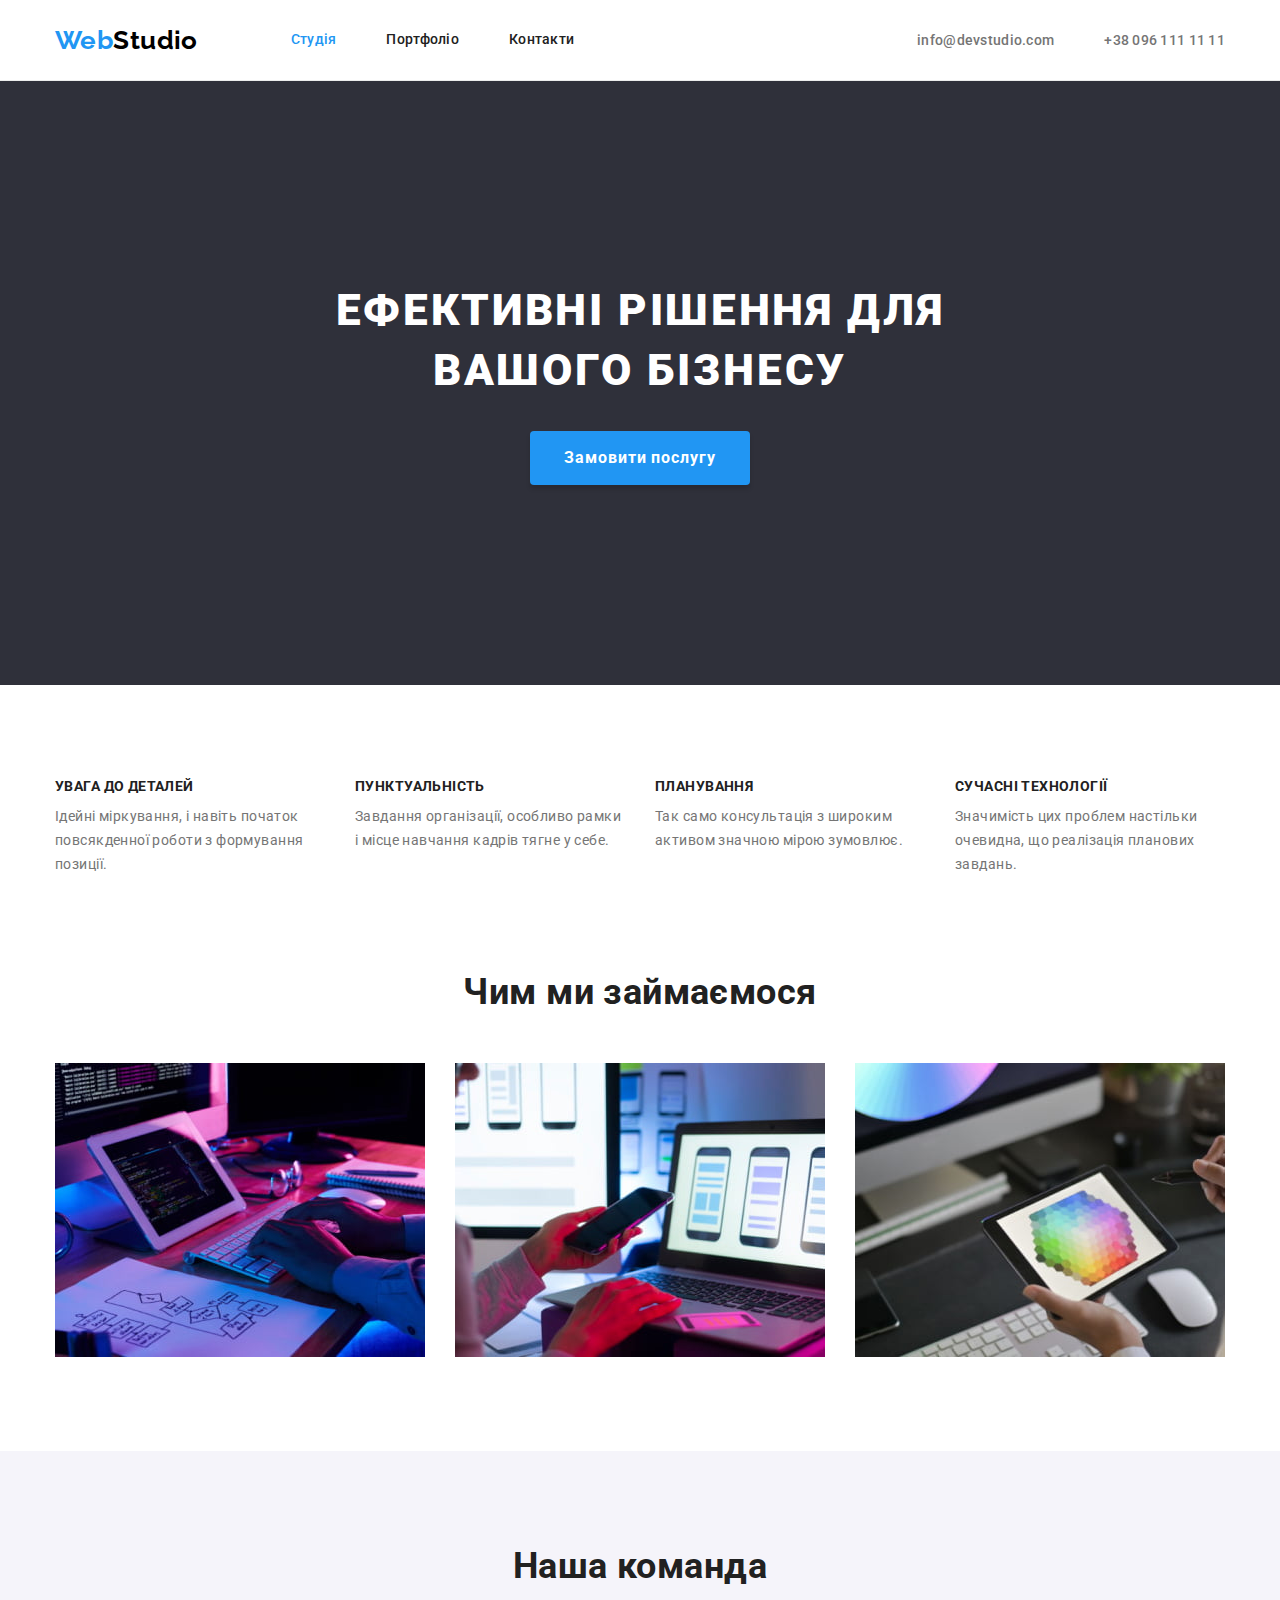
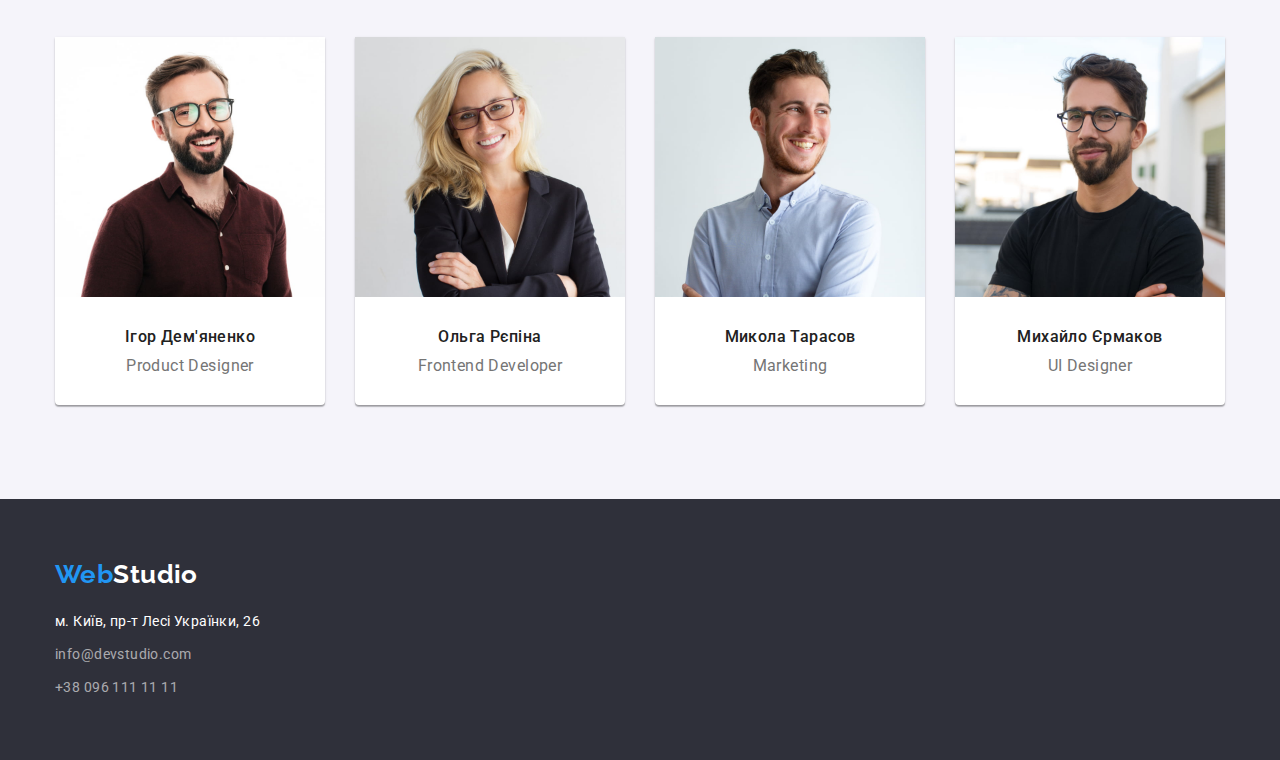
<file: index.html>
<!DOCTYPE html>
<html lang="uk">
  <head>
    <meta charset="UTF-8" />
    <meta http-equiv="X-UA-Compatible" content="IE=edge" />
    <meta name="viewport" content="width=device-width, initial-scale=1.0" />
    <title>WebStudio</title>
    <link rel="preconnect" href="https://fonts.googleapis.com" />
    <link rel="preconnect" href="https://fonts.gstatic.com" crossorigin />
    <link
      href="https://fonts.googleapis.com/css2?family=Raleway:wght@700&family=Roboto:wght@400;500;700;900&display=swap"
      rel="stylesheet"
    />
    <link rel="stylesheet" href="./css/modern-normalize.css" />
    <link rel="stylesheet" href="./css/styles.css" />
  </head>
  <body>
    <header>
      <!-- 1 блок меню та контакти-->
      <div class="container first-header-container">
        <nav class="container">
          <a href="./index.html" class="logo logo-header"><span class="accent">Web</span>Studio</a>
          <ul class="nav">
            <li><a class="site-nav current link" href="./index.html">Студія</a></li>
            <li><a class="site-nav link" href="./portfolio.html">Портфоліо</a></li>
            <li><a class="site-nav link" href="./index.html">Контакти</a></li>
          </ul>
        </nav>
        <!-- 2 блок контакти -->
        <div class="second-header-container">
          <ul class="mailito-tel-container">
            <li>
              <a class="mailto-tel-header link" href="mailto:info@devstudio.com"
                >info@devstudio.com</a
              >
            </li>
            <li>
              <a class="mailto-tel-header link" href="tel:+380961111111">+38 096 111 11 11</a>
            </li>
          </ul>
        </div>
      </div>
    </header>

    <main>
      <section class="hero">
        <div class="container">
          <h1 class="hero-title">ЕФЕКТИВНІ РІШЕННЯ ДЛЯ ВАШОГО БІЗНЕСУ</h1>
          <button type="button" class="hero-button selection">Замовити послугу</button>
        </div>
      </section>
      <!-- 3 блок переваги -->
      <section class="advantages">
        <div class="container">
          <h2 class="title visually-hidden">Переваги компанії</h2>
          <ul class="advantages-item">
            <li class="advantages-li">
              <h3 class="advantages-title">УВАГА ДО ДЕТАЛЕЙ</h3>
              <p class="text">
                Ідейні міркування, і навіть початок повсякденної роботи з формування позиції.
              </p>
            </li>
            <li class="advantages-li">
              <h3 class="advantages-title">ПУНКТУАЛЬНІСТЬ</h3>
              <p class="text">
                Завдання організації, особливо рамки і місце навчання кадрів тягне у себе.
              </p>
            </li>
            <li class="advantages-li">
              <h3 class="advantages-title">ПЛАНУВАННЯ</h3>
              <p class="text">Так само консультація з широким активом значною мірою зумовлює.</p>
            </li>
            <li class="advantages-li">
              <h3 class="advantages-title">СУЧАСНІ ТЕХНОЛОГІЇ</h3>
              <p class="text">
                Значимість цих проблем настільки очевидна, що реалізація планових завдань.
              </p>
            </li>
          </ul>
        </div>
      </section>
      <!-- 4 блок чим ми займаємось-->
      <section class="what_we_doing-section">
        <div class="container-what_we_doing">
          <h2 class="title">Чим ми займаємося</h2>
          <ul class="what_we_doing">
            <li class="what_we_doing-item">
              <img
                class="img-block"
                src="./images/a_person_types_text_on_keyboard.jpg"
                alt="людина печатає текст на клавіатурі"
                width="370"
                height="294"
              />
            </li>
            <li class="what_we_doing-item">
              <img
                class="img-block"
                src="./images/a_person_works_at_laptop_and_holds_smartphone.jpg"
                alt="людина працює за ноутбуком та тримає смартфон"
                width="370"
                height="294"
              />
            </li>
            <li class="what_we_doing-item">
              <img
                class="img-block"
                src="./images/a_person_works_with_tablet.jpg"
                alt="людина працює із планшетом"
                width="370"
                height="294"
              />
            </li>
          </ul>
        </div>
      </section>

      <!-- 5 блок наша команда -->
      <section class="our-team">
        <div class="container">
          <h2 class="title-our-team">Наша команда</h2>
          <ul class="our-team-item">
            <li class="team-presentation">
              <img
                class="img-block"
                src="./images/photo_ihor_demyanenko.jpg"
                alt="фото Ігора Дем'яненко"
                width="270"
                height="260"
              />
              <div class="card">
                <h3 class="name">Ігор Дем'яненко</h3>
                <p class="our-team-txt" lang="en">Product Designer</p>
              </div>
            </li>
            <li class="team-presentation">
              <img
                class="img-block"
                src="./images/photo_olgha_repina.jpg"
                alt="фото Ольги Репіної"
                width="270"
                height="260"
              />
              <div class="card">
                <h3 class="name">Ольга Рєпіна</h3>
                <p class="our-team-txt" lang="en">Frontend Developer</p>
              </div>
            </li>
            <li class="team-presentation">
              <img
                class="img-block"
                src="./images/photo_mukola_tarasov.jpg"
                alt="фото Миколи Тарасова"
                width="270"
                height="260"
              />
              <div class="card">
                <h3 class="name">Микола Тарасов</h3>
                <p class="our-team-txt" lang="en">Marketing</p>
              </div>
            </li>
            <li class="team-presentation">
              <img
                class="img-block"
                src="./images/photo_michailo_ermakov.jpg"
                alt="фото Михайла Єрмакова"
                width="270"
                height="260"
              />
              <div class="card">
                <h3 class="name">Михайло Єрмаков</h3>
                <p class="our-team-txt" lang="en">UI Designer</p>
              </div>
            </li>
          </ul>
        </div>
      </section>
    </main>
    <!-- 7 блок футер -->
    <footer class="ground">
      <div class="container footer">
        <a href="./index.html" class="logo logo-ground"><span class="accent">Web</span>Studio</a>
        <address class="address-style">
          <ul class="ground-list">
            <li class="ground-li">
              <a
                class="link-address link"
                href="https://www.google.com/maps/d/embed?mid=10uSM3H-mIU3GznYo2szRIEphczw&hl=en_US&ehbc=2E312F"
                target="_blank"
                rel="noreferrer noopener"
                >м. Київ, пр-т Лесі Українки, 26</a
              >
            </li>
            <li class="ground-li">
              <a class="mailto-tel-ground link" href="mailto:info@devstudio.com"
                >info@devstudio.com</a
              >
            </li>
            <li class="end">
              <a class="mailto-tel-ground link" href="tel:+380961111111">+38 096 111 11 11</a>
            </li>
          </ul>
        </address>
      </div>
    </footer>
  </body>
</html>
</file>
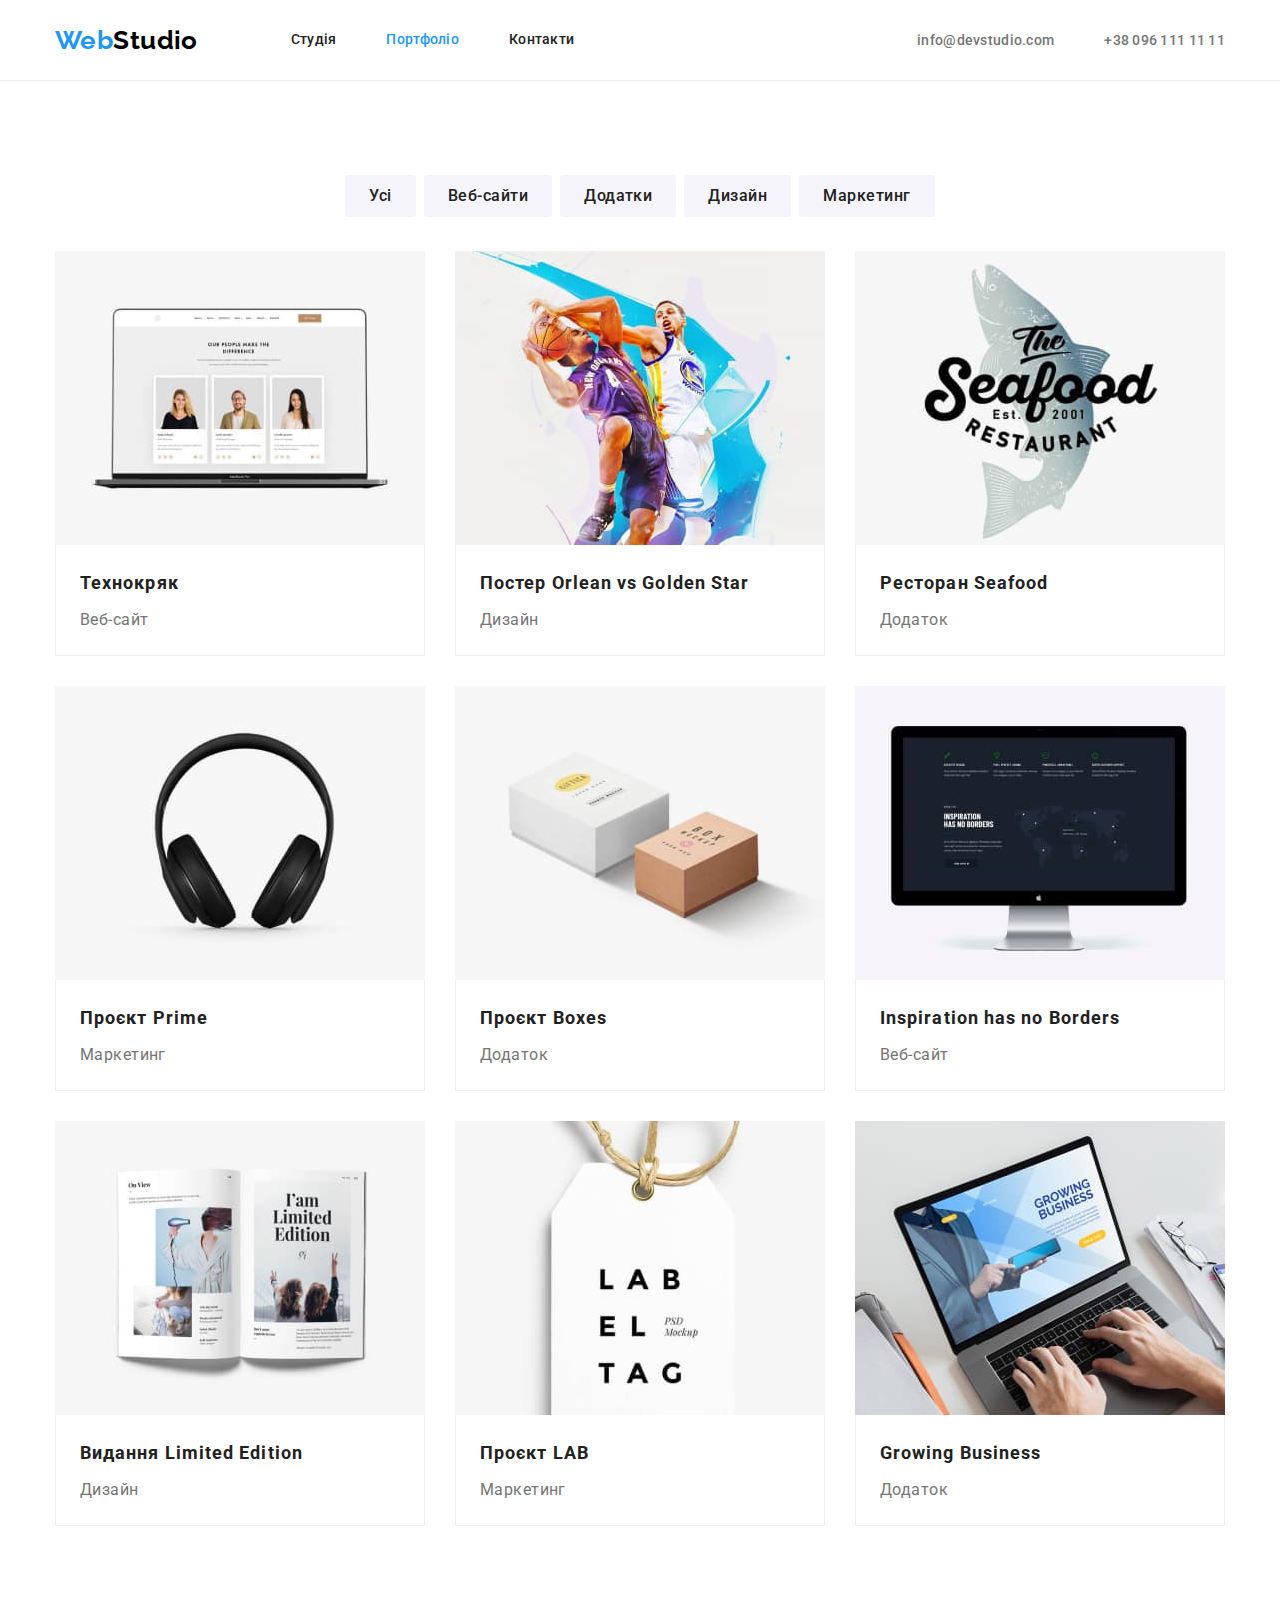
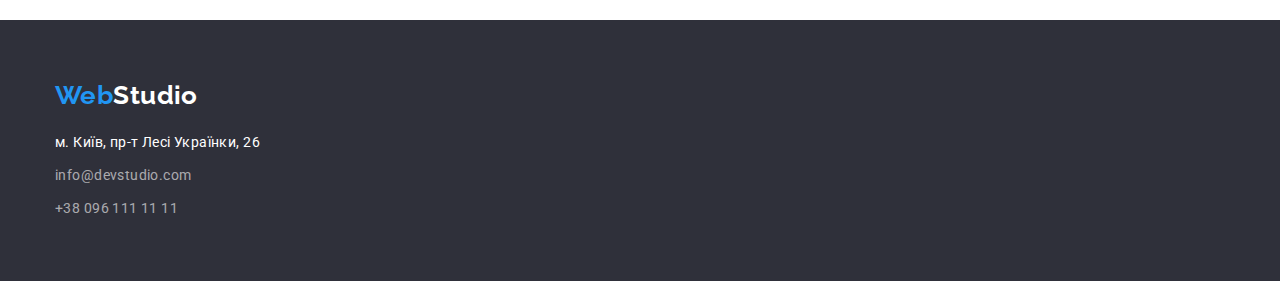
<file: portfolio.html>
<!DOCTYPE html>
<html lang="uk">
  <head>
    <meta charset="UTF-8" />
    <meta http-equiv="X-UA-Compatible" content="IE=edge" />
    <meta name="viewport" content="width=device-width, initial-scale=1.0" />
    <title>WebStudio</title>
    <link rel="preconnect" href="https://fonts.googleapis.com" />
    <link rel="preconnect" href="https://fonts.gstatic.com" crossorigin />
    <link
      href="https://fonts.googleapis.com/css2?family=Raleway:wght@700&family=Roboto:wght@400;500;700;900&display=swap"
      rel="stylesheet"
    />
    <link rel="stylesheet" href="./css/modern-normalize.css" />
    <link rel="stylesheet" href="./css/styles.css" />
  </head>
  <body>
    <header>
      <!-- 1 блок меню та контакти-->
      <div class="container first-header-container">
        <nav class="container">
          <a href="./index.html" class="logo logo-header"><span class="accent">Web</span>Studio</a>
          <ul class="nav">
            <li><a class="site-nav link" href="./index.html">Студія</a></li>
            <li><a class="site-nav link current" href="./portfolio.html">Портфоліо</a></li>
            <li><a class="site-nav link" href="./index.html">Контакти</a></li>
          </ul>
        </nav>
        <!-- 2 блок контакти -->
        <div class="second-header-container">
          <ul class="mailito-tel-container">
            <li>
              <a class="mailto-tel-header link" href="mailto:info@devstudio.com"
                >info@devstudio.com</a
              >
            </li>
            <li>
              <a class="mailto-tel-header link" href="tel:+380961111111">+38 096 111 11 11</a>
            </li>
          </ul>
        </div>
      </div>
    </header>
    <main>
      <section class="main">
        <div class="portfolio container">
          <!-- 3 блок кнопки -->
          <h1 class="title visually-hidden">Портфоліо</h1>
          <ul class="portfolio-button">
            <li class="filter-btn">
              <button class="link-filter selection" type="button">Усі</button>
            </li>
            <li class="filter-btn">
              <button class="link-filter selection" type="button">Веб-сайти</button>
            </li>
            <li class="filter-btn">
              <button class="link-filter selection" type="button">Додатки</button>
            </li>
            <li class="filter-btn">
              <button class="link-filter selection" type="button">Дизайн</button>
            </li>
            <li class="filter-btn">
              <button class="link-filter selection" type="button">Маркетинг</button>
            </li>
          </ul>
          <!-- 4 блок продукти -->
          <ul class="portfolio-box">
            <li>
              <div class="item">
                <img
                  class="img-block"
                  src="./images/img_technokryak.jpg"
                  alt="зображення екрану ноутбука з карточками з фотографіями людей"
                  width="370"
                  height="294"
                />
                <div class="grey-border">
                  <h2 class="portfolio-title">Технокряк</h2>
                  <p class="portfolio-txt">Веб-сайт</p>
                </div>
              </div>
            </li>
            <li>
              <div class="item">
                <img
                  class="img-block"
                  src="./images/img_poster_new-orlean_vs.jpg"
                  alt="зображення двох спортсменів баскетболистів з м'ячем"
                  width="370"
                  height="294"
                />
                <div class="grey-border">
                  <h2 class="portfolio-title">
                    Постер <span lang="en">Orlean vs Golden Star</span>
                  </h2>
                  <p class="portfolio-txt">Дизайн</p>
                </div>
              </div>
            </li>
            <li>
              <div class="item">
                <img
                  class="img-block"
                  src="./images/img_restorant_seafood.jpg"
                  alt="зображення риби"
                  width="370"
                  height="294"
                />
                <div class="grey-border">
                  <h2 class="portfolio-title">Ресторан <span lang="en">Seafood</span></h2>
                  <p class="portfolio-txt">Додаток</p>
                </div>
              </div>
            </li>
            <li>
              <div class="item">
                <img
                  class="img-block"
                  src="./images/img_projekt_prime.jpg"
                  alt="зображення навушників"
                  width="370"
                  height="294"
                />
                <div class="grey-border">
                  <h2 class="portfolio-title">Проєкт <span lang="en">Prime</span></h2>
                  <p class="portfolio-txt">Маркетинг</p>
                </div>
              </div>
            </li>
            <li>
              <div class="item">
                <img
                  class="img-block"
                  src="./images/img_project_boxes.jpg"
                  alt="зображення двох коробок"
                  width="370"
                  height="294"
                />
                <div class="grey-border">
                  <h2 class="portfolio-title">Проєкт <span lang="en">Boxes</span></h2>
                  <p class="portfolio-txt">Додаток</p>
                </div>
              </div>
            </li>
            <li>
              <div class="item">
                <img
                  class="img-block"
                  src="./images/img_no_borders.jpg"
                  alt="зображення монітору комп'ютера з відкритим контентом сайта"
                  width="370"
                  height="294"
                />
                <div class="grey-border">
                  <h2 class="portfolio-title"><span lang="en">Inspiration has no Borders</span></h2>
                  <p class="portfolio-txt">Веб-сайт</p>
                </div>
              </div>
            </li>
            <li>
              <div class="item">
                <img
                  class="img-block"
                  src="./images/img_book_limited_edition.jpg"
                  alt="зображення розгорнутої книги з фотографіями"
                  width="370"
                  height="294"
                />
                <div class="grey-border">
                  <h2 class="portfolio-title">Видання <span lang="en">Limited Edition</span></h2>
                  <p class="portfolio-txt">Дизайн</p>
                </div>
              </div>
            </li>
            <li>
              <div class="item">
                <img
                  class="img-block"
                  src="./images/img_projekt_lab.jpg"
                  alt="зображення бірки для одягу"
                  width="370"
                  height="294"
                />
                <div class="grey-border">
                  <h2 class="portfolio-title">Проєкт <span lang="en">LAB</span></h2>
                  <p class="portfolio-txt">Маркетинг</p>
                </div>
              </div>
            </li>
            <li>
              <div class="item">
                <img
                  class="img-block"
                  src="./images/img_growing_business.jpg"
                  alt="зображення розкритого ноутбуку"
                  width="370"
                  height="294"
                />
                <div class="grey-border">
                  <h2 class="portfolio-title"><span lang="en">Growing Business</span></h2>
                  <p class="portfolio-txt">Додаток</p>
                </div>
              </div>
            </li>
          </ul>
        </div>
      </section>
    </main>
    <footer class="ground">
      <div class="container footer">
        <a href="./index.html" class="logo logo-ground"><span class="accent">Web</span>Studio</a>
        <address class="address-style">
          <ul class="ground-list">
            <li class="ground-li">
              <a
                class="link-address link"
                href="https://www.google.com/maps/d/embed?mid=10uSM3H-mIU3GznYo2szRIEphczw&hl=en_US&ehbc=2E312F"
                target="_blank"
                rel="noreferrer noopener"
                >м. Київ, пр-т Лесі Українки, 26</a
              >
            </li>
            <li class="ground-li">
              <a class="mailto-tel-ground link" href="mailto:info@devstudio.com"
                >info@devstudio.com</a
              >
            </li>
            <li class="end">
              <a class="mailto-tel-ground link" href="tel:+380961111111">+38 096 111 11 11</a>
            </li>
          </ul>
        </address>
      </div>
    </footer>
  </body>
</html>
</file>
<file: css/styles.css>
ul,
p,
h1,
h2,
h3,
h4,
h5,
h6 {
  padding: 0;
  margin: 0;
}

body {
  background-color: var(--brand-color);
  color: var(--third-black-color);
  font-family: Roboto, Raleway, Arial, Verdana, sans-serif;
  letter-spacing: 0.03em;
  font-size: 14px;
}
:root {
  --brand-color: #ffffff;
  --second-white-color: #f5f5f5;
  --accent-color: #2196f3;
  --prime-black-color: #000000;
  --second-black-color: #212121;
  --third-black-color: #757575;
  --backgroun-footer-color: #2f303a;
  --active-color: #188ce8;
  --background-button-color: #f5f4fa;
  --mailto-ground-color: rgba(255, 255, 255, 0.6);
  --gray-border-color: #eeeeee;
  --header-line-color: #ececec;
}
li {
  list-style-type: none;
}
.container {
  margin-left: auto;
  margin-right: auto;
  width: 1200px;
  padding-left: 15px;
  padding-right: 15px;
}
/* Header */
header {
  border-bottom: 1px solid var(--header-line-color);
}
.logo {
  font-family: Raleway, sans-serif;
  font-weight: 700;
  font-size: 26px;
  line-height: 1.19;
  text-decoration: none;
}
.logo-header {
  color: var(--prime-black-color);
}
.accent {
  color: var(--accent-color);
}
.logo:focus,
.logo:active {
  color: var(--accent-color);
}
.nav {
  margin-left: 93px;
  display: flex;
  gap: 50px;
}
.advantages-item {
  display: flex;
  gap: 30px;
}
.site-nav.link {
  font-weight: 500;
  line-height: 1.14;
  letter-spacing: 0.02em;
  color: var(--second-black-color);
  text-decoration: none;
  display: block;
  padding: 32px 0;
}
.site-nav.link.current {
  color: var(--accent-color);
}
.link:hover,
.link:focus {
  color: var(--accent-color);
}
.mailto-tel-header {
  color: var(--third-black-color);
  font-weight: 500;
  text-decoration: none;
  display: block;
  padding: 32px 0;
}
.mailto-tel-header.link {
  letter-spacing: 0.02em;
}
.first-header-container {
  display: flex;
  align-items: center;
}
.second-header-container {
  align-items: flex-end;
  margin-left: auto;
  margin-right: auto;
  width: 1200px;
}
.mailito-tel-container {
  display: flex;
  gap: 50px;
}
.mailito-tel-container {
  justify-content: flex-end;
}
.container-mt {
  display: flex;
  align-items: flex-end;
}
nav.container {
  display: flex;
  align-items: center;
  padding: 0;
}
/* Main */
.hero {
  background-color: var(--backgroun-footer-color);
  padding: 200px 0;
  text-align: center;
}
.hero-title {
  font-weight: 900;
  font-size: 44px;
  line-height: 1.36;
  letter-spacing: 0.06em;
  text-align: center;
  color: var(--brand-color);
  margin: 0 auto;
  text-transform: uppercase;
  max-width: 696px;
}
.hero-button {
  font-family: inherit;
  font-weight: 700;
  font-size: 16px;
  line-height: 1.88;
  letter-spacing: 0.06em;
  color: var(--brand-color);
  background-color: var(--accent-color);
  cursor: pointer;
  border-color: transparent;
  border-radius: 4px;
  padding: 10px 32px;
  margin: 30px auto 0;
  box-shadow: 0px 4px 4px rgba(0, 0, 0, 0.15);
}
.portfolio-button {
  display: flex;
  justify-content: center;
  gap: 8px;
  margin-bottom: 34px;
}
.selection:hover,
.selection:focus {
  background-color: var(--active-color);
}
.selection:active {
  color: var(--brand-color);
  background-color: var(--accent-color);
  box-shadow: 0px 4px 4px rgba(0, 0, 0, 0.15);
}
.visually-hidden {
  position: absolute;
  white-space: nowrap;
  width: 1px;
  height: 1px;
  overflow: hidden;
  border: 0;
  padding: 0;
  clip: rect(0 0 0 0);
  clip-path: inset(50%);
  margin: -1px;
}
.filter {
  letter-spacing: 0.03em;
  color: var(--second-black-color);
  background-color: var(--background-button-color);
  cursor: pointer;
}
.link-filter {
  font-family: inherit;
  font-weight: 500;
  font-size: 16px;
  line-height: 1.63;
  letter-spacing: 0.03em;
  color: var(--second-black-color);
  background-color: var(--background-button-color);
  cursor: pointer;
  border-radius: 4px;
  border-color: transparent;
  padding: 6px 22px;
}
.link-filter.selection:hover,
.link-filter.selection:focus {
  color: var(--brand-color);
  background-color: var(--accent-color);
  padding: 6px 25px;
  box-shadow: 0px 3px 1px rgba(0, 0, 0, 0.1), 0px 1px 2px rgba(0, 0, 0, 0.08),
    0px 2px 2px rgba(0, 0, 0, 0.12);
}
.title {
  font-weight: 700;
  font-size: 36px;
  line-height: 1.17;
  text-align: center;
  color: var(--second-black-color);
  margin: 0 0 50px 0;
}
.advantages {
  padding-top: 94px;
  padding-bottom: 94px;
}
.advantages-li {
  flex-basis: 270px;
}
.advantages-title {
  line-height: 1.14;
  font-size: 14px;
  color: var(--second-black-color);
}
.text {
  line-height: 1.71;
  margin-top: 10px;
}
.name {
  font-weight: 500;
  font-size: 16px;
  line-height: 1.19;
  color: var(--second-black-color);
  text-align: center;
  margin-bottom: 10px;
}
.what_we_doing-section {
  padding-bottom: 94px;
}
.container-what_we_doing {
  margin: 0 auto;
  width: 1200px;
  padding-left: 15px;
  padding-right: 15px;
}
.what_we_doing {
  display: flex;
}
.what_we_doing-item:not(:last-of-type) {
  margin: 0 30px 0 0;
}
.our-team {
  background-color: var(--background-button-color);
  padding: 94px 0;
}
.team-presentation {
  background-color: var(--brand-color);
  box-shadow: 0px 1px 3px rgba(0, 0, 0, 0.12), 0px 1px 1px rgba(0, 0, 0, 0.14),
    0px 2px 1px rgba(0, 0, 0, 0.2);
  border-radius: 0px 0px 4px 4px;
}
.title-our-team {
  font-size: 36px;
  line-height: 1.17;
  color: var(--second-black-color);
  text-align: center;
  margin-bottom: 50px;
}
.our-team-item {
  display: flex;
  gap: 30px;
}
.card {
  padding-top: 30px;
  padding-bottom: 30px;
}
.our-team-txt {
  font-size: 16px;
  line-height: 1.19;
  text-align: center;
}
.portfolio {
  padding-top: 94px;
  padding-bottom: 94px;
}
.portfolio-title {
  font-size: 18px;
  line-height: 2;
  letter-spacing: 0.06em;
  color: var(--second-black-color);
  margin: 0;
}
.portfolio-txt {
  font-size: 16px;
  line-height: 1.88;
  margin-top: 4px;
}
.grey-border {
  border-right: 1px solid var(--gray-border-color);
  border-bottom: 1px solid var(--gray-border-color);
  border-left: 1px solid var(--gray-border-color);
  padding: 20px 24px;
}
.img-block {
  display: block;
  width: 100%;
}
.item-last p:last-of-type {
  font-size: 16px;
  line-height: 1.88;
  padding: 4px 0 20px 24px;
  margin: 0;
}
.portfolio-box {
  display: flex;
  flex-wrap: wrap;
  gap: 30px;
}
/* Footer */
.ground {
  background-color: var(--backgroun-footer-color);
  padding-top: 60px;
  padding-bottom: 60px;
}
.logo-ground {
  color: var(--brand-color);
  display: inline-block;
  margin-bottom: 20px;
}
.address-style {
  font-style: normal;
}
.link-address {
  line-height: 1.71;
  letter-spacing: 0.03em;
  color: var(--brand-color);
  text-decoration: none;
}
.mailto-tel-ground {
  line-height: 1.71;
  color: var(--mailto-ground-color);
  text-decoration: none;
}
.ground-li {
  margin-bottom: 9px;
}
</file>
